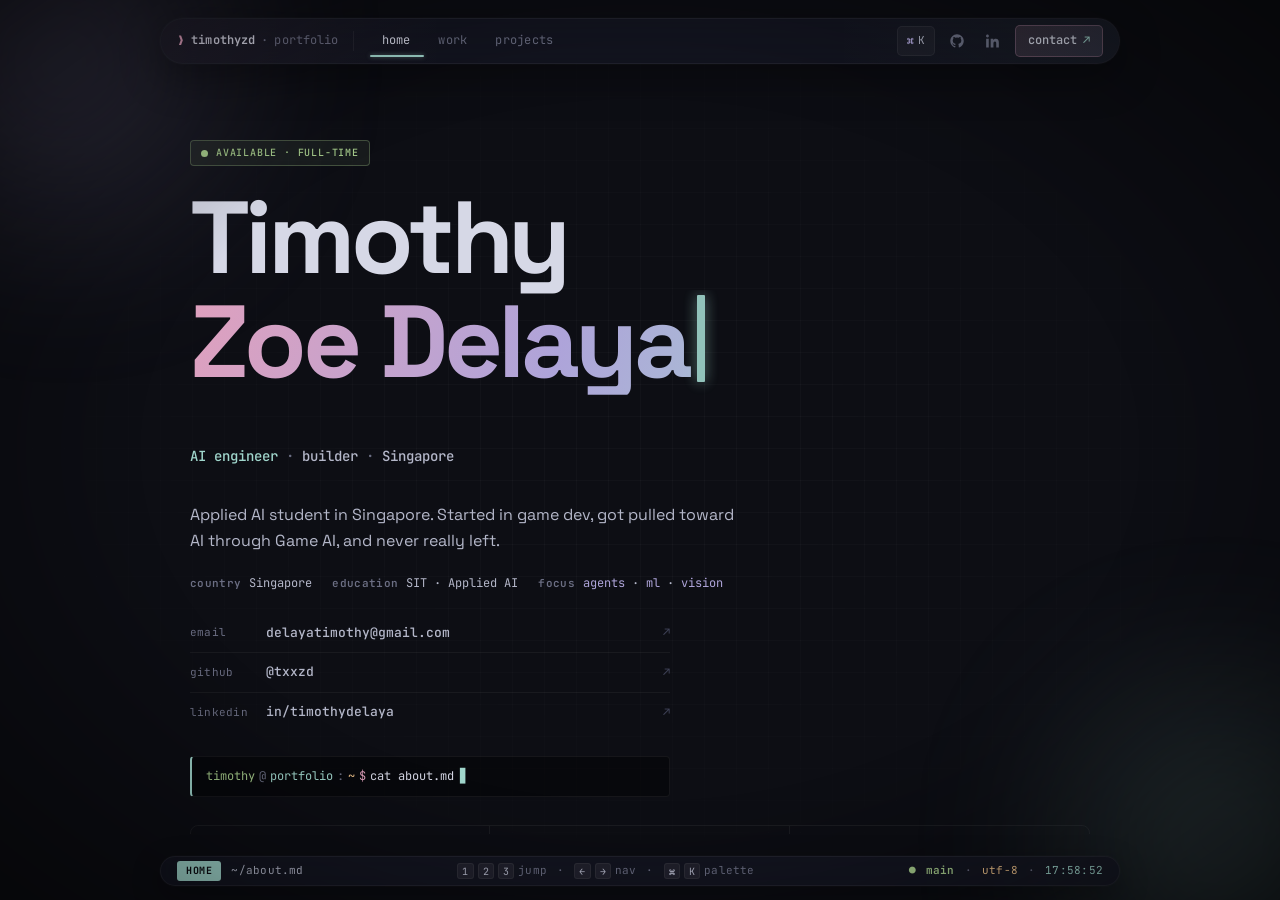
<file: index.html>
<!DOCTYPE html>
<html lang="en">
<head>
<meta charset="UTF-8" />
<meta name="viewport" content="width=device-width, initial-scale=1.0" />
<title>timothyzd@portfolio:~$</title>
<link rel="preconnect" href="https://fonts.googleapis.com">
<link rel="preconnect" href="https://fonts.gstatic.com" crossorigin>
<link href="https://fonts.googleapis.com/css2?family=JetBrains+Mono:wght@300;400;500;600;700;800&family=Space+Grotesk:wght@400;500;600;700&display=swap" rel="stylesheet">
<link rel="stylesheet" href="css/styles.css" />
</head>
<body>

<!-- ===== ANIMATED BACKGROUND ===== -->
<div class="bg-orbs" aria-hidden="true"></div>

<!-- ===== COMMAND PALETTE ===== -->
<div id="palette" class="palette" aria-hidden="true">
  <div class="palette__panel">
    <div class="palette__head">
      <span class="palette__sigil c-cyan">❯</span>
      <input id="palette-input" class="palette__input" placeholder="type a command, or pick…" autocomplete="off" />
      <span class="palette__hint"><kbd>esc</kbd> close</span>
    </div>
    <ul id="palette-list" class="palette__list"></ul>
  </div>
</div>

<!-- ===== APP SHELL ===== -->
<div class="app" id="app">

  <!-- TMUX-STYLE TOP BAR -->
  <header class="tmux">
    <div class="tmux__session">
      <span class="tmux__icon c-pink">❯</span>
      <span class="tmux__name">timothyzd</span>
      <span class="tmux__sep">·</span>
      <span class="tmux__host">portfolio</span>
    </div>
    <nav class="tmux__tabs" aria-label="Primary">
      <a href="#home"     class="tab tab--active" data-view="home">home</a>
      <a href="#work"     class="tab"             data-view="work">work</a>
      <a href="#projects" class="tab"             data-view="projects">projects</a>
      <span class="tab-underline" aria-hidden="true"></span>
    </nav>
    <div class="tmux__right">
      <button id="palette-open" class="tmux__cmdk" title="Open command palette">
        <span class="c-mauve">⌘</span><span>K</span>
      </button>
      <a href="https://github.com/txxzd" target="_blank" rel="noopener" class="tmux__ico" title="GitHub">
        <svg viewBox="0 0 24 24" width="14" height="14" fill="currentColor"><path d="M12 .5C5.73.5.5 5.74.5 12.02c0 5.09 3.29 9.4 7.86 10.93.58.1.79-.25.79-.56v-2.16c-3.2.7-3.87-1.37-3.87-1.37-.52-1.33-1.27-1.69-1.27-1.69-1.04-.72.08-.7.08-.7 1.15.08 1.76 1.19 1.76 1.19 1.02 1.76 2.69 1.25 3.35.96.1-.75.4-1.25.73-1.54-2.56-.3-5.24-1.29-5.24-5.75 0-1.27.45-2.3 1.19-3.11-.12-.3-.52-1.48.11-3.08 0 0 .97-.31 3.18 1.19a11 11 0 0 1 5.78 0c2.21-1.5 3.18-1.19 3.18-1.19.63 1.6.23 2.78.11 3.08.74.81 1.19 1.84 1.19 3.11 0 4.47-2.69 5.45-5.25 5.74.41.36.78 1.06.78 2.14v3.17c0 .31.21.67.8.56 4.56-1.53 7.85-5.84 7.85-10.93C23.5 5.74 18.27.5 12 .5z"/></svg>
      </a>
      <a href="https://linkedin.com/in/timothydelaya" target="_blank" rel="noopener" class="tmux__ico" title="LinkedIn">
        <svg viewBox="0 0 24 24" width="14" height="14" fill="currentColor"><path d="M4.98 3.5C4.98 4.88 3.87 6 2.5 6S.02 4.88.02 3.5 1.13 1 2.5 1s2.48 1.12 2.48 2.5zM.25 8.25h4.5V23H.25V8.25zM8 8.25h4.31v2.02h.06c.6-1.13 2.07-2.33 4.26-2.33 4.55 0 5.39 3 5.39 6.89V23h-4.5v-6.66c0-1.59-.03-3.63-2.21-3.63-2.22 0-2.56 1.73-2.56 3.51V23H8V8.25z"/></svg>
      </a>
      <a href="mailto:delayatimothy@gmail.com" class="tmux__cta">
        <span>contact</span><span class="c-cyan">↗</span>
      </a>
    </div>
  </header>

  <main class="main">

    <!-- ============================================= -->
    <!-- =================== HOME ==================== -->
    <!-- ============================================= -->
    <section class="view" id="home">
      <div class="grid grid--home">

        <div class="hero">
          <div class="hero__avail">
            <span class="hero__pulse"></span>
            <span>AVAILABLE · FULL-TIME</span>
          </div>

          <h1 class="hero__name" id="hero-name">
            <span class="hero__row">Timothy</span>
            <span class="hero__row hero__row--last" data-row="last">Zoe Delaya</span>
          </h1>

          <p class="hero__sub">
            <span class="c-cyan">AI engineer</span>
            <span class="c-dim">·</span>
            builder
            <span class="c-dim">·</span>
            Singapore
          </p>

          <p class="hero__lead">
            Applied AI student in Singapore. Started in game dev, got pulled toward AI through Game AI, and never really left.
          </p>

          <div class="hero__meta">
            <span class="hero__meta-item">
              <span class="hero__meta-key">country</span>
              <span class="hero__meta-val">Singapore</span>
            </span>
            <span class="hero__meta-item">
              <span class="hero__meta-key">education</span>
              <span class="hero__meta-val">SIT · Applied AI</span>
            </span>
            <span class="hero__meta-item">
              <span class="hero__meta-key">focus</span>
              <span class="hero__meta-val"><span class="c-mauve">agents</span> · <span class="c-mauve">ml</span> · <span class="c-mauve">vision</span></span>
            </span>
          </div>

          <div class="hero__links">
            <a href="mailto:delayatimothy@gmail.com" class="hero__link">
              <span class="hero__link-key">email</span>
              <span class="hero__link-val">delayatimothy@gmail.com</span>
              <span class="hero__link-arr">↗</span>
            </a>
            <a href="https://github.com/txxzd" target="_blank" rel="noopener" class="hero__link">
              <span class="hero__link-key">github</span>
              <span class="hero__link-val">@txxzd</span>
              <span class="hero__link-arr">↗</span>
            </a>
            <a href="https://linkedin.com/in/timothydelaya" target="_blank" rel="noopener" class="hero__link">
              <span class="hero__link-key">linkedin</span>
              <span class="hero__link-val">in/timothydelaya</span>
              <span class="hero__link-arr">↗</span>
            </a>
          </div>

          <div class="hero__prompt">
            <span class="c-green">timothy</span><span class="c-dim">@</span><span class="c-cyan">portfolio</span><span class="c-dim">:</span><span class="c-yellow">~</span><span class="c-pink">$</span>
            <span id="prompt-cmd"></span><span class="caret">▊</span>
          </div>
        </div>

        <div class="notes">
          <div class="note note--cyan">
            <div class="note__ghost" aria-hidden="true">01</div>
            <span class="note__key">// now</span>
            <p class="note__head">Back to basics.</p>
            <p class="note__sub">3 projects: <span class="c-cyan">LLM</span> · <span class="c-mauve">ML</span> · <span class="c-yellow">CV</span></p>
          </div>
          <div class="note note--mauve">
            <div class="note__ghost" aria-hidden="true">02</div>
            <span class="note__key">// thinking</span>
            <p class="note__head">Not everything needs an LLM.</p>
            <p class="note__sub">Reach for simpler solutions first.</p>
          </div>
          <div class="note note--yellow">
            <div class="note__ghost" aria-hidden="true">03</div>
            <span class="note__key">// on building</span>
            <p class="note__head">Ship something real.</p>
            <p class="note__sub">That someone actually uses.</p>
          </div>
        </div>

      </div>
    </section>

    <div class="section-sep" aria-hidden="true"></div>

    <!-- ============================================= -->
    <!-- =================== WORK ==================== -->
    <!-- ============================================= -->
    <section class="view" id="work">
      <div class="grid grid--work">

        <div class="exp">
          <h2 class="section-label">experience</h2>

          <div class="exp__entry">
            <div class="exp__ghost" aria-hidden="true">2025</div>
            <div class="exp__inner">
              <div class="exp__header">
                <span class="exp__title">AI Engineer Intern</span>
                <span class="c-dim">@</span>
                <span class="exp__org c-cyan">NeuroTree</span>
                <span class="exp__date">Sep 2025 — Apr 2026</span>
              </div>
              <ul class="exp__list">
                <li>Built a CV pipeline that analyses children's drawings to assess fine-motor skills.</li>
                <li>Shipped an agentic HR-screening app that ranks candidates against JDs via keyword + vector search.</li>
                <li>Automated bill &amp; expense entry into Zoho Books by extracting structured data with LLMs.</li>
              </ul>
              <div class="exp__tags">
                <span>Python</span><span>PyTorch</span><span>LangGraph</span><span>OpenAI</span><span>OCR</span>
              </div>
            </div>
          </div>

          <div class="exp__entry exp__entry--pub">
            <div class="exp__ghost" aria-hidden="true">2025</div>
            <div class="exp__inner">
              <div class="exp__header">
                <span class="exp__title">Multimodal Depression Detection</span>
                <span class="c-dim">—</span>
                <span class="exp__org c-mauve">IEEE Xplore</span>
                <span class="exp__date">Nov 2025</span>
              </div>
              <ul class="exp__list">
                <li>Explored machine learning, deep learning, and large language models for multimodal depression detection.</li>
                <li>Multimodal Transformer achieving <strong class="c-yellow">86.84% weighted F1</strong> on binary depression classification for the elderly.</li>
              </ul>
              <div class="exp__tags">
                <span>Transformer</span><span>Multimodal</span><span>Speech</span><span>Vision</span>
              </div>
            </div>
          </div>

          <div class="exp__entry">
            <div class="exp__ghost" aria-hidden="true">2025</div>
            <div class="exp__inner">
              <div class="exp__header">
                <span class="exp__title">AI Engineer Intern</span>
                <span class="c-dim">@</span>
                <span class="exp__org c-cyan">Target Media SG</span>
                <span class="exp__date">Jan 2025 — Aug 2025</span>
              </div>
              <ul class="exp__list">
                <li>Hybrid SQL + vector search across <strong class="c-yellow">3,000+</strong> marketing assets.</li>
                <li>Automated keyframe selection in infographic videos via edge detection.</li>
              </ul>
              <div class="exp__tags">
                <span>SQL</span><span>Vector DB</span><span>OpenCV</span>
              </div>
            </div>
          </div>

          <div class="exp__entry">
            <div class="exp__ghost" aria-hidden="true">2020</div>
            <div class="exp__inner">
              <div class="exp__header">
                <span class="exp__title">Game Developer Intern</span>
                <span class="c-dim">@</span>
                <span class="exp__org c-cyan">OCBC</span>
                <span class="exp__date">Oct 2020 — Mar 2021</span>
              </div>
              <ul class="exp__list">
                <li>Designed &amp; developed an interactive RPG for HR to showcase job roles within the bank.</li>
                <li>Built and deployed the game as an Android APK.</li>
              </ul>
              <div class="exp__tags">
                <span>Unity</span><span>C#</span><span>Android</span>
              </div>
            </div>
          </div>

          <div class="exp__entry exp__entry--last">
            <div class="exp__ghost" aria-hidden="true">2020</div>
            <div class="exp__inner">
              <div class="exp__header">
                <span class="exp__title">Game Developer Intern</span>
                <span class="c-dim">@</span>
                <span class="exp__org c-cyan">Tan Tock Seng Hospital</span>
                <span class="exp__date">Jun 2020 — Sep 2020</span>
              </div>
              <ul class="exp__list">
                <li>Led gameplay mechanics for a health-literacy game in Unity in a 4-person team.</li>
                <li>Collaborated with designers on gameplay teaching antibiotic-misuse awareness.</li>
              </ul>
              <div class="exp__tags">
                <span>Unity</span><span>C#</span><span>Team</span>
              </div>
            </div>
          </div>
        </div>

        <div class="skillset">
          <h2 class="section-label">skills</h2>
          <div class="skillset__run">
            <span class="sk sk--lang">Python</span>
            <span class="sk sk--lang">C#</span>
            <span class="sk sk--lang">Java</span>
            <span class="sk sk--lang">C</span>
            <span class="sk sk--lang">SQL</span>
            <span class="sk-sep">·</span>
            <span class="sk sk--fw">PyTorch</span>
            <span class="sk sk--fw">scikit-learn</span>
            <span class="sk sk--fw">LangGraph</span>
            <span class="sk sk--fw">LangChain</span>
            <span class="sk sk--fw">OpenAI</span>
            <span class="sk-sep">·</span>
            <span class="sk sk--plat">Docker</span>
            <span class="sk sk--plat">AWS</span>
            <span class="sk sk--plat">Unity</span>
          </div>
        </div>

      </div>
    </section>

    <div class="section-sep" aria-hidden="true"></div>

    <!-- ============================================= -->
    <!-- ================= PROJECTS ================== -->
    <!-- ============================================= -->
    <section class="view" id="projects">
      <div class="grid grid--projects">

        <div class="projlist">
          <h2 class="section-label">projects</h2>

          <div class="proj">
            <div class="proj__num" aria-hidden="true">01</div>
            <div class="proj__body">
              <div class="proj__name">agent-deployer</div>
              <p class="proj__desc">
                AI-powered deployment tool pairing a Python (FastAPI) backend with a VS Code extension.
                Uses Gemini with agentic tools to iteratively explore a project, generate a Dockerfile,
                build the image, and deploy it to Google Cloud Run — end-to-end with OAuth auth and
                runtime env-var support.
              </p>
              <div class="proj__foot">
                <div class="proj__tags">
                  <span>Python</span><span>FastAPI</span><span>Gemini</span><span>Cloud Run</span><span>TypeScript</span>
                </div>
                <span class="proj__status c-green">gemini hackathon · 2026</span>
              </div>
              <a href="https://github.com/mefetsi/hackathon-project-deployer" target="_blank" rel="noopener" class="proj__link">source ↗</a>
            </div>
          </div>

          <div class="proj">
            <div class="proj__num" aria-hidden="true">02</div>
            <div class="proj__body">
              <div class="proj__name">event-management-system</div>
              <p class="proj__desc">
                Cloud-based event management system deployed on AWS EC2 &amp; RDS with Auto Scaling,
                Load Balancer, IAM, and VPC for high availability and security.
              </p>
              <div class="proj__foot">
                <div class="proj__tags">
                  <span>AWS</span><span>PHP</span><span>MySQL</span>
                </div>
                <span class="proj__status c-dim">archived · 2024</span>
              </div>
            </div>
          </div>

          <div class="proj">
            <div class="proj__num" aria-hidden="true">03</div>
            <div class="proj__body">
              <div class="proj__name">llm-project</div>
              <p class="proj__desc">TBD — large language model focused project. In planning.</p>
              <div class="proj__foot">
                <div class="proj__tags"><span>LLM</span></div>
                <span class="proj__status c-yellow">wip · 2026</span>
              </div>
            </div>
          </div>

          <div class="proj">
            <div class="proj__num" aria-hidden="true">04</div>
            <div class="proj__body">
              <div class="proj__name">ml-project</div>
              <p class="proj__desc">TBD — machine learning focused project. In planning.</p>
              <div class="proj__foot">
                <div class="proj__tags"><span>ML</span></div>
                <span class="proj__status c-yellow">wip · 2026</span>
              </div>
            </div>
          </div>

          <div class="proj">
            <div class="proj__num" aria-hidden="true">05</div>
            <div class="proj__body">
              <div class="proj__name">cv-project</div>
              <p class="proj__desc">TBD — computer vision focused project. In planning.</p>
              <div class="proj__foot">
                <div class="proj__tags"><span>CV</span></div>
                <span class="proj__status c-yellow">wip · 2026</span>
              </div>
            </div>
          </div>

          <footer class="credits">
            <span class="c-dim">$</span>
            <span>Timothy Zoe Delaya</span>
            <span class="c-dim">·</span>
            <span class="c-mauve">Singapore</span>
            <span class="c-dim">·</span>
            <span class="c-yellow">2026</span>
            <span class="c-dim">·</span>
            <span>built with too much coffee</span>
          </footer>
        </div>

      </div>
    </section>

  </main>

  <!-- STATUS BAR -->
  <footer class="statusbar">
    <div class="statusbar__group">
      <span class="statusbar__mode c-bg" id="status-mode">HOME</span>
      <span class="statusbar__file" id="status-file">~/about.md</span>
    </div>
    <div class="statusbar__group statusbar__center">
      <span class="statusbar__hint"><kbd>1</kbd><kbd>2</kbd><kbd>3</kbd> jump</span>
      <span class="c-dim">·</span>
      <span class="statusbar__hint"><kbd>←</kbd><kbd>→</kbd> nav</span>
      <span class="c-dim">·</span>
      <span class="statusbar__hint"><kbd>⌘</kbd><kbd>K</kbd> palette</span>
    </div>
    <div class="statusbar__group">
      <span class="c-green">●</span><span class="statusbar__git">main</span>
      <span class="c-dim">·</span>
      <span class="c-yellow">utf-8</span>
      <span class="c-dim">·</span>
      <span class="statusbar__time" id="status-time">--:--:--</span>
    </div>
  </footer>

</div>

<div class="vignette" aria-hidden="true"></div>

<script src="js/icons.js"></script>
<script src="js/main.js" defer></script>
</body>
</html>
</file>
<file: css/styles.css>
/* =============================================================
   tzd-os v4.26.1 — terminal portfolio
   palette: tokyo-night-ish · accents: pink/cyan/mauve/yellow/green
============================================================= */

*, *::before, *::after { box-sizing: border-box; }

:root {
  /* surfaces */
  --bg:        #0d0e14;
  --bg-1:      #11131c;
  --bg-2:      #161824;
  --bg-3:      #1c1e2c;
  --pane:      rgba(22, 24, 36, 0.78);
  --pane-edge: rgba(255, 255, 255, 0.06);
  --pane-edge-strong: rgba(255, 255, 255, 0.12);

  /* text */
  --fg:        #d6d8e6;
  --fg-soft:   #b4b7c9;
  --fg-dim:    #6b6e83;
  --fg-faint:  #3e4156;

  /* accents — tokyo night, chroma pulled ~30% */
  --pink:   oklch(0.775 0.084 350);
  --pink-d: oklch(0.640 0.085 347);
  --mauve:  oklch(0.745 0.077 293);
  --cyan:   oklch(0.835 0.057 183);
  --cyan-d: oklch(0.710 0.057 183);
  --yellow: oklch(0.833 0.087 72);
  --green:  oklch(0.795 0.094 133);
  --red:    oklch(0.700 0.111 12);
  --blue:   oklch(0.710 0.091 260);

  /* glow */
  --glow-cyan:  0 0 24px oklch(0.835 0.057 183 / 0.18);
  --glow-pink:  0 0 24px oklch(0.775 0.084 350 / 0.14);
  --glow-mauve: 0 0 32px oklch(0.745 0.077 293 / 0.13);

  /* type */
  --mono: "JetBrains Mono", "SF Mono", "Fira Code", ui-monospace, monospace;
  --sans: "Space Grotesk", -apple-system, system-ui, sans-serif;

  --ease: cubic-bezier(0.2, 0.8, 0.2, 1);
  --ease-out: cubic-bezier(0.16, 1, 0.3, 1);

  /* theme-aware utilities */
  --grid-line:   rgba(255,255,255,0.022);
  --border-soft: rgba(255,255,255,0.05);
  --border-hard: rgba(255,255,255,0.06);
}

@property --reveal {
  syntax: '<percentage>';
  inherits: false;
  initial-value: 0%;
}

html, body { height: 100%; max-width: 100%; overflow-x: hidden; }

body {
  margin: 0;
  background: var(--bg);
  color: var(--fg);
  font-family: var(--mono);
  font-size: 13px;
  line-height: 1.6;
  -webkit-font-smoothing: antialiased;
  text-rendering: optimizeLegibility;
}

/* =============================================================
   BACKGROUND — orbs + cursor + grid
============================================================= */
.bg-orbs {
  position: fixed;
  inset: -10vmax;
  z-index: -1;
  pointer-events: none;
  overflow: hidden;
}
.bg-orbs::before,
.bg-orbs::after {
  content: "";
  position: absolute;
  border-radius: 50%;
  filter: blur(80px);
  opacity: 0.55;
  will-change: transform;
}
.bg-orbs::before {
  width: 50vmax; height: 50vmax;
  background: radial-gradient(closest-side, color-mix(in oklch, var(--mauve) 55%, transparent), transparent 70%);
  top: -10vmax; left: -10vmax;
  animation: orbA 38s var(--ease) infinite alternate;
}
.bg-orbs::after {
  width: 46vmax; height: 46vmax;
  background: radial-gradient(closest-side, color-mix(in oklch, var(--cyan) 50%, transparent), transparent 70%);
  bottom: -8vmax; right: -8vmax;
  animation: orbB 46s var(--ease) infinite alternate;
}
@keyframes orbA {
  0%   { transform: translate(0, 0) scale(1); }
  50%  { transform: translate(18vw, 12vh) scale(1.15); }
  100% { transform: translate(28vw, -6vh) scale(0.95); }
}
@keyframes orbB {
  0%   { transform: translate(0, 0) scale(1); }
  50%  { transform: translate(-22vw, -10vh) scale(1.10); }
  100% { transform: translate(-12vw, 14vh) scale(0.92); }
}

body::before {
  content: "";
  position: fixed; inset: 0;
  background-image:
    linear-gradient(var(--grid-line) 1px, transparent 1px),
    linear-gradient(90deg, var(--grid-line) 1px, transparent 1px);
  background-size: 32px 32px;
  pointer-events: none;
  z-index: 0;
  mask-image: radial-gradient(ellipse at center, #000 20%, transparent 75%);
}

.vignette {
  position: fixed; inset: 0;
  pointer-events: none;
  z-index: 100;
  background: radial-gradient(ellipse at center, transparent 55%, rgba(0,0,0,0.5) 100%);
}

a { color: inherit; text-decoration: none; }
button { font: inherit; color: inherit; background: none; border: none; cursor: pointer; }

.c-pink   { color: var(--pink); }
.c-mauve  { color: var(--mauve); }
.c-cyan   { color: var(--cyan); }
.c-yellow { color: var(--yellow); }
.c-green  { color: var(--green); }
.c-red    { color: var(--red); }
.c-blue   { color: var(--blue); }
.c-dim    { color: var(--fg-dim); }
.c-bg     { background: var(--cyan); color: var(--bg); }

::selection { background: rgba(245, 163, 199, 0.25); }


/* =============================================================
   APP SHELL
============================================================= */
.app {
  position: relative;
  z-index: 1;
  height: 100vh;
  overflow: hidden;
  display: grid;
  grid-template-rows: auto 1fr auto;
  padding: 18px clamp(16px, 3vw, 36px) 14px;
  gap: 22px;
}

/* =============================================================
   TMUX TOP BAR
============================================================= */
.tmux {
  display: flex;
  align-items: center;
  gap: 16px;
  padding: 0 16px;
  height: 46px;
  width: min(960px, 100%);
  margin: 0 auto;
  background: var(--pane);
  border: 1px solid var(--pane-edge);
  border-radius: 999px;
  backdrop-filter: blur(20px);
  -webkit-backdrop-filter: blur(20px);
  font-size: 12px;
  position: relative;
  overflow: hidden;
  box-shadow: 0 12px 40px rgba(0,0,0,0.35), 0 0 0 1px rgba(255,255,255,0.02);
}
.tmux::before {
  content: "";
  position: absolute; inset: 0;
  background: linear-gradient(90deg,
    color-mix(in oklch, var(--pink) 5%, transparent), transparent 30%, transparent 70%, color-mix(in oklch, var(--cyan) 5%, transparent));
  pointer-events: none;
}

.tmux__session {
  display: flex; align-items: center; gap: 6px;
  padding-right: 14px;
  border-right: 1px solid var(--pane-edge);
  font-weight: 600; letter-spacing: 0.01em;
}
.tmux__icon { font-size: 13px; filter: drop-shadow(var(--glow-pink)); }
.tmux__sep, .tmux__host { color: var(--fg-dim); font-weight: 400; }

.tmux__tabs {
  display: flex; align-items: center; gap: 4px;
  flex: 1;
  position: relative;
}
.tab {
  display: flex; align-items: center;
  padding: 6px 12px;
  border-radius: 5px;
  font-size: 12px;
  letter-spacing: 0.02em;
  color: var(--fg-dim);
  position: relative;
  transition: color 0.2s var(--ease), background 0.2s var(--ease), transform 0.16s ease-out;
}
.tab:active { transform: scale(0.97); }
.tab--active { color: var(--fg); }

.tab-underline {
  position: absolute;
  bottom: 0; left: 0;
  height: 2px; border-radius: 1px;
  background: var(--cyan);
  box-shadow: 0 0 4px color-mix(in oklch, var(--cyan) 50%, transparent);
  width: var(--underline-w, 0px);
  transform: translateX(var(--underline-x, 0px));
  transition:
    transform 280ms cubic-bezier(0.2, 0.8, 0.2, 1),
    width     280ms cubic-bezier(0.2, 0.8, 0.2, 1);
  pointer-events: none;
}
.tmux__tabs.no-anim .tab-underline { transition: none; }

.tmux__type-caret {
  color: var(--cyan);
  margin-left: 1px;
  animation: blink 1.05s steps(2) infinite;
}

.tmux__right { display: flex; align-items: center; gap: 8px; }

.tmux__cmdk {
  display: flex; align-items: center; gap: 4px;
  padding: 5px 9px; border-radius: 5px;
  background: rgba(255,255,255,0.04);
  border: 1px solid var(--pane-edge);
  font-size: 11px; color: var(--fg-soft);
  transition: background 0.2s var(--ease), color 0.2s var(--ease), border-color 0.2s var(--ease), transform 0.16s ease-out;
}
.tmux__cmdk:active { transform: scale(0.97); }

.tmux__ico {
  display: grid; place-items: center;
  width: 28px; height: 28px;
  border-radius: 5px; color: var(--fg-dim);
  transition: color 0.2s var(--ease), background 0.2s var(--ease), transform 0.16s ease-out;
}
.tmux__cta {
  display: flex; align-items: center; gap: 6px;
  padding: 5px 12px; border-radius: 5px;
  background: linear-gradient(135deg, color-mix(in oklch, var(--pink) 15%, transparent), color-mix(in oklch, var(--mauve) 15%, transparent));
  border: 1px solid color-mix(in oklch, var(--pink) 30%, transparent);
  font-size: 12px; font-weight: 500; color: var(--fg);
  transition: background 0.2s var(--ease), color 0.2s var(--ease), border-color 0.2s var(--ease), transform 0.2s var(--ease), box-shadow 0.2s var(--ease);
}
.tmux__cta:active { transform: scale(0.97); box-shadow: none; }

/* =============================================================
   MAIN SCROLL CONTAINER + VIEWS
============================================================= */
.main {
  overflow-y: auto;
  scroll-behavior: smooth;
  min-height: 0;
}
.main::-webkit-scrollbar { width: 10px; }
.main::-webkit-scrollbar-track { background: transparent; }
.main::-webkit-scrollbar-thumb { background: var(--border-hard); border-radius: 5px; }
.main::-webkit-scrollbar-thumb:hover { background: color-mix(in oklch, var(--cyan) 25%, transparent); }

.view {
  display: flex;
  flex-direction: column;
  align-items: center;
  padding: clamp(40px, 6vh, 72px) clamp(20px, 4vw, 80px);
}
.view .grid { margin: 0 auto; }

.grid--home,
.grid--work,
.grid--projects {
  display: flex;
  flex-direction: column;
  gap: 28px;
  max-width: 900px;
  width: 100%;
  margin: 0 auto;
}

/* ---------- SECTION SEPARATOR ---------- */
.section-sep {
  flex-shrink: 0;
  width: calc(100% - clamp(40px, 8vw, 160px));
  margin: clamp(48px, 7vh, 88px) auto;
  height: 1px;
  background: linear-gradient(
    90deg,
    transparent 0%,
    var(--border-hard) 25%,
    var(--border-hard) 75%,
    transparent 100%
  );
}

/* ---------- SECTION LABEL ---------- */
.section-label {
  font-family: var(--mono);
  font-size: 11px;
  font-weight: 700;
  letter-spacing: 0.14em;
  text-transform: uppercase;
  color: var(--fg-faint);
  margin: 0 0 32px;
}

/* =============================================================
   HERO
============================================================= */
.hero {
  display: flex;
  flex-direction: column;
  gap: 20px;
  max-width: 620px;
}

.hero__avail {
  display: inline-flex; align-items: center; gap: 8px;
  padding: 4px 10px;
  width: fit-content;
  border-radius: 4px;
  border: 1px solid color-mix(in oklch, var(--green) 30%, transparent);
  background: color-mix(in oklch, var(--green) 8%, transparent);
  font-size: 10px; font-weight: 500;
  letter-spacing: 0.08em; color: var(--green);
}
.hero__pulse {
  width: 7px; height: 7px;
  border-radius: 50%; background: var(--green);
  box-shadow: 0 0 0 0 color-mix(in oklch, var(--green) 70%, transparent);
  animation: pulse 2s infinite;
}
@keyframes pulse {
  0%   { box-shadow: 0 0 0 0 color-mix(in oklch, var(--green) 70%, transparent); }
  70%  { box-shadow: 0 0 0 8px color-mix(in oklch, var(--green) 0%, transparent); }
  100% { box-shadow: 0 0 0 0 color-mix(in oklch, var(--green) 0%, transparent); }
}

.hero__name {
  margin: 0;
  padding-bottom: 0.16em;
  font-family: var(--sans);
  font-weight: 700;
  font-size: clamp(3rem, 8vw, 7.2rem);
  line-height: 1.02;
  letter-spacing: -0.04em;
  display: flex;
  flex-direction: column;
  gap: 0;
}
.hero__row {
  display: block;
  opacity: 0;
  transform: translateY(6px);
  animation: nameRise 420ms var(--ease-out) forwards 120ms;
}
.hero__row--last {
  background: linear-gradient(110deg,
    var(--pink) 0%, var(--mauve) 28%, var(--cyan) 56%, var(--mauve) 84%, var(--pink) 100%);
  background-size: 220% 100%;
  background-position: 0% 50%;
  -webkit-background-clip: text;
  background-clip: text;
  -webkit-text-fill-color: transparent;
  -webkit-mask-image: linear-gradient(90deg,
    #000 0%, #000 var(--reveal), transparent calc(var(--reveal) + 8%), transparent 100%);
          mask-image: linear-gradient(90deg,
    #000 0%, #000 var(--reveal), transparent calc(var(--reveal) + 8%), transparent 100%);
  animation:
    gradientFlow 14s var(--ease) infinite,
    nameRise 420ms var(--ease-out) forwards 200ms,
    nameWipe 720ms var(--ease-out) forwards 240ms;
}
@keyframes gradientFlow {
  0%   { background-position: 0% 50%; }
  50%  { background-position: 100% 50%; }
  100% { background-position: 0% 50%; }
}
@keyframes nameRise { to { opacity: 1; transform: translateY(0); } }
@keyframes nameWipe { to { --reveal: 100%; } }

.hero__caret-end {
  display: inline-block;
  width: 0.08em; height: 0.85em;
  margin-left: 0.08em;
  vertical-align: -0.04em;
  background: var(--cyan); border-radius: 1px;
  box-shadow: 0 0 14px color-mix(in oklch, var(--cyan) 60%, transparent);
  opacity: 0;
}
body.boot-done .hero__caret-end {
  animation:
    caretAppear 0.3s ease forwards 1000ms,
    caretBlink  1.1s steps(2) infinite 1100ms;
}
@keyframes caretAppear { to { opacity: 0.9; } }
@keyframes caretBlink {
  0%, 49%   { opacity: 0.9; }
  50%, 100% { opacity: 0; }
}

/* Subtitle row */
.hero__sub {
  font-size: 14px;
  font-weight: 500;
  display: flex;
  flex-wrap: wrap;
  gap: 8px;
  align-items: center;
  color: var(--fg-soft);
}

/* Lead paragraph */
.hero__lead {
  margin: 0;
  font-family: var(--sans);
  font-size: 16px;
  line-height: 1.65;
  color: var(--fg-soft);
  max-width: 56ch;
}

/* Meta row (country / education / focus) */
.hero__meta {
  display: flex;
  flex-wrap: wrap;
  gap: 20px;
}
.hero__meta-item {
  display: flex; align-items: center; gap: 8px;
  font-size: 12px;
}
.hero__meta-key {
  color: var(--fg-dim); font-weight: 600;
  font-size: 11px; letter-spacing: 0.03em;
}
.hero__meta-val { color: var(--fg-soft); }

/* Contact links */
.hero__links {
  display: flex;
  flex-direction: column;
  gap: 0;
  max-width: 480px;
}
.hero__link {
  display: flex; align-items: center; gap: 12px;
  padding: 9px 0;
  border-bottom: 1px solid var(--border-soft);
  font-size: 13px;
  transition: transform 80ms ease-out;
}
.hero__link:last-child { border-bottom: none; }
.hero__link:active { transform: scale(0.97); }
.hero__link-key {
  color: var(--fg-dim); font-size: 11px;
  width: 64px; flex-shrink: 0;
  letter-spacing: 0.02em;
}
.hero__link-val { color: var(--fg-soft); font-weight: 500; flex: 1; }
.hero__link-arr {
  color: var(--fg-faint); font-size: 12px;
  transition: color 0.2s var(--ease), transform 0.2s var(--ease);
}

/* Terminal prompt */
.hero__prompt {
  margin-top: 4px;
  padding: 10px 14px;
  background: rgba(0,0,0,0.4);
  border: 1px solid var(--pane-edge);
  border-left: 2px solid var(--cyan);
  border-radius: 4px;
  font-size: 12px;
  display: flex; align-items: center; gap: 4px;
  flex-wrap: wrap;
  max-width: 480px;
}
.caret {
  display: inline-block; margin-left: 2px;
  color: var(--cyan); animation: blink 1.05s steps(2) infinite;
}
@keyframes blink { 50% { opacity: 0; } }

/* =============================================================
   NOTES (now / thinking / on building)
============================================================= */
.notes {
  display: grid;
  grid-template-columns: repeat(3, 1fr);
  border: 1px solid var(--border-hard);
  border-radius: 8px;
  overflow: hidden;
}

.note {
  position: relative;
  padding: 28px 24px 26px;
  overflow: hidden;
  transition: background 0.25s var(--ease);
}
.note:not(:last-child) { border-right: 1px solid var(--border-hard); }

.note--cyan   { --note-color: var(--cyan); }
.note--mauve  { --note-color: var(--mauve); }
.note--yellow { --note-color: var(--yellow); }

.note__ghost {
  position: absolute;
  bottom: -12px; right: 14px;
  font-family: var(--sans);
  font-size: 96px;
  font-weight: 700;
  letter-spacing: -0.06em;
  line-height: 1;
  color: rgba(255,255,255,0.028);
  user-select: none;
  pointer-events: none;
  transition: color 0.25s var(--ease);
}

.note__key {
  display: block;
  font-family: var(--mono);
  font-size: 11px;
  font-weight: 600;
  color: var(--note-color);
  letter-spacing: 0.06em;
  margin-bottom: 16px;
  text-shadow: 0 0 14px color-mix(in oklch, var(--note-color) 55%, transparent);
}
.note__head {
  margin: 0 0 12px;
  font-family: var(--sans);
  font-size: clamp(1.05rem, 2vw, 1.45rem);
  font-weight: 700;
  line-height: 1.2;
  letter-spacing: -0.02em;
  color: var(--fg);
}
.note__sub {
  margin: 0;
  font-family: var(--mono);
  font-size: 11px;
  color: var(--fg-dim);
  line-height: 1.6;
  letter-spacing: 0.02em;
}

@media (max-width: 720px) {
  .notes { grid-template-columns: 1fr; }
  .note:not(:last-child) { border-right: none; border-bottom: 1px solid var(--border-hard); }
}

/* =============================================================
   EXPERIENCE
============================================================= */
.exp { display: flex; flex-direction: column; }

.exp__entry {
  border-bottom: 1px solid var(--border-soft);
  opacity: 0;
  transform: translate(var(--mx, 0px), calc(var(--my, 0px) + 22px));
  transition:
    transform 0.35s var(--ease-out) calc(var(--i, 0) * 70ms),
    opacity 0.35s var(--ease-out) calc(var(--i, 0) * 70ms),
    background 0.25s var(--ease);
  border-radius: 6px;
  margin: 0 -14px;
  padding: 24px 14px;
}
.exp__entry.is-visible {
  opacity: 1;
  transform: translate(var(--mx, 0px), var(--my, 0px));
  transition: transform 80ms ease-out, background 0.25s var(--ease);
}
.exp__entry--last { border-bottom: none; }

/* ghost year number — gives timeline depth without adding boxes */
.exp__ghost {
  font-family: var(--sans);
  font-size: 72px;
  font-weight: 700;
  letter-spacing: -0.06em;
  line-height: 1;
  color: rgba(255,255,255,0.028);
  margin-bottom: -18px;
  user-select: none;
  pointer-events: none;
}

.exp__inner { position: relative; }

.exp__header {
  display: flex;
  flex-wrap: wrap;
  align-items: baseline;
  gap: 6px;
  margin-bottom: 10px;
}
.exp__title {
  font-family: var(--sans);
  font-size: 18px; font-weight: 600;
  color: var(--fg);
  letter-spacing: -0.01em;
  transition: color 0.25s var(--ease);
}
.exp__org { font-weight: 600; }
.exp__date {
  margin-left: auto;
  font-size: 12px;
  white-space: nowrap;
  color: var(--fg-soft);
}

.exp__list {
  margin: 0 0 12px; padding: 0;
  list-style: none;
  display: flex; flex-direction: column; gap: 5px;
}
.exp__list li {
  font-family: var(--sans);
  font-size: 14px;
  color: var(--fg-soft);
  line-height: 1.6;
  padding-left: 16px;
  position: relative;
}
.exp__list li::before {
  content: "·";
  position: absolute; left: 0;
  color: var(--fg-faint);
  font-size: 16px; line-height: 1.3;
}
.exp__list li strong { color: var(--yellow); font-weight: 600; }

.exp__tags {
  display: flex; gap: 10px; flex-wrap: wrap;
}
.exp__tags span {
  font-size: 11px;
  color: var(--fg-faint);
  letter-spacing: 0.03em;
}

/* publication entry — subtle mauve tint on the ghost */
.exp__entry--pub .exp__ghost { color: rgba(196, 167, 231, 0.04); }

/* =============================================================
   SKILLS RUN
============================================================= */
.skillset { padding: 8px 0 0; }

.skillset__run {
  display: flex;
  flex-wrap: wrap;
  align-items: center;
  gap: 6px 14px;
  font-size: 12px;
}
.sk--lang  { color: var(--cyan); }
.sk--fw    { color: var(--mauve); }
.sk--plat  { color: var(--yellow); }
.sk-sep    { color: var(--fg-faint); }

/* =============================================================
   PROJECTS
============================================================= */
.projlist { display: flex; flex-direction: column; }

.proj {
  display: grid;
  grid-template-columns: 52px 1fr;
  gap: 20px;
  padding: 28px 14px;
  margin: 0 -14px;
  border-bottom: 1px solid var(--border-soft);
  align-items: start;
  border-radius: 6px;
  opacity: 0;
  transform: translate(var(--mx, 0px), calc(var(--my, 0px) + 22px));
  transition:
    transform 0.35s var(--ease-out) calc(var(--i, 0) * 90ms),
    opacity 0.35s var(--ease-out) calc(var(--i, 0) * 90ms),
    background 0.25s var(--ease);
}
.proj.is-visible {
  opacity: 1;
  transform: translate(var(--mx, 0px), var(--my, 0px));
  transition: transform 80ms ease-out, background 0.25s var(--ease);
}
.proj:last-of-type { border-bottom: none; }

.proj__num {
  font-family: var(--sans);
  font-size: 32px; font-weight: 700;
  letter-spacing: -0.04em; line-height: 1;
  color: rgba(255,255,255,0.06);
  padding-top: 6px;
  user-select: none;
  transition: color 0.25s var(--ease);
}

.proj__name {
  font-family: var(--sans);
  font-size: 21px; font-weight: 600;
  letter-spacing: -0.02em;
  color: var(--fg);
  margin-bottom: 10px;
  transition: color 0.25s var(--ease);
}
.proj__desc {
  font-family: var(--sans);
  font-size: 14px; line-height: 1.7;
  color: var(--fg-soft);
  margin: 0 0 12px;
  max-width: 66ch;
}
.proj__foot {
  display: flex; flex-wrap: wrap;
  align-items: center; gap: 12px;
  margin-bottom: 10px;
}
.proj__tags {
  display: flex; gap: 10px; flex-wrap: wrap;
}
.proj__tags span {
  font-size: 11px; color: var(--fg-faint);
  letter-spacing: 0.03em;
}
.proj__status {
  font-size: 11px; letter-spacing: 0.04em;
}
.proj__link {
  display: inline-flex; align-items: center; gap: 4px;
  font-size: 12px; color: var(--cyan);
  transition: color 0.2s var(--ease), transform 0.16s ease-out;
}
.proj__link:active { transform: scale(0.97); }

/* =============================================================
   CREDITS
============================================================= */
.credits {
  margin-top: 32px;
  padding-top: 16px;
  border-top: 1px solid var(--border-soft);
  display: flex; flex-wrap: wrap; gap: 8px;
  font-size: 11px; color: var(--fg-soft);
  align-items: center;
}

/* =============================================================
   STATUS BAR REVEAL
============================================================= */
@keyframes statusIn {
  from { opacity: 0; transform: translateX(-6px); }
  to   { opacity: 1; transform: translateX(0); }
}
.statusbar__mode  { animation: statusIn 0.3s var(--ease-out)  50ms both; }
.statusbar__file  { animation: statusIn 0.3s var(--ease-out) 130ms both; }
.statusbar__hint:nth-of-type(1) { animation: statusIn 0.3s var(--ease-out) 220ms both; }
.statusbar__hint:nth-of-type(2) { animation: statusIn 0.3s var(--ease-out) 270ms both; }
.statusbar__hint:nth-of-type(3) { animation: statusIn 0.3s var(--ease-out) 320ms both; }
.statusbar__git   { animation: statusIn 0.3s var(--ease-out) 380ms both; }
.statusbar__time  { animation: statusIn 0.3s var(--ease-out) 460ms both; }

/* =============================================================
   STATUS BAR
============================================================= */
.statusbar {
  display: flex; align-items: center; gap: 12px;
  padding: 0 16px; height: 30px;
  width: min(960px, 100%);
  margin: 0 auto;
  background: var(--pane);
  border: 1px solid var(--pane-edge);
  border-radius: 999px;
  font-size: 11px; letter-spacing: 0.02em;
  backdrop-filter: blur(20px);
  -webkit-backdrop-filter: blur(20px);
  box-shadow: 0 10px 30px rgba(0,0,0,0.3), 0 0 0 1px rgba(255,255,255,0.02);
}
.statusbar__group { display: flex; align-items: center; gap: 10px; }
.statusbar__center { flex: 1; justify-content: center; }
.statusbar__mode {
  padding: 2px 9px; border-radius: 3px;
  font-weight: 700; font-size: 10px; letter-spacing: 0.06em;
}
.statusbar__file { color: var(--fg-soft); }
.statusbar__hint { display: flex; gap: 4px; align-items: center; color: var(--fg-dim); }
.statusbar__hint kbd {
  display: inline-grid; place-items: center;
  min-width: 16px; height: 16px; padding: 0 4px;
  background: rgba(255,255,255,0.06);
  border: 1px solid var(--pane-edge);
  border-radius: 3px; font-size: 10px;
  font-family: var(--mono); color: var(--fg-soft);
}
.statusbar__time { font-variant-numeric: tabular-nums; color: var(--cyan); }
.statusbar__git  { color: var(--green); font-weight: 600; }

/* =============================================================
   COMMAND PALETTE
============================================================= */
.palette {
  position: fixed; inset: 0;
  z-index: 500;
  display: grid; place-items: start center;
  padding-top: 12vh;
  background: rgba(13,14,20,0.6);
  backdrop-filter: blur(8px);
  -webkit-backdrop-filter: blur(8px);
  opacity: 0; visibility: hidden;
  transition: opacity 0.2s ease, visibility 0.2s ease;
}
.palette.is-open { opacity: 1; visibility: visible; }

.palette__panel {
  width: min(540px, 90vw);
  background: var(--bg-2);
  border: 1px solid var(--pane-edge-strong);
  border-radius: 10px;
  box-shadow: 0 30px 80px rgba(0,0,0,0.6), 0 0 0 1px rgba(255,255,255,0.03);
  overflow: hidden;
  transform: translateY(-8px) scale(0.98);
  transition: transform 0.25s var(--ease-out);
}
.palette.is-open .palette__panel { transform: translateY(0) scale(1); }
.palette--kbd .palette__panel { transition-duration: 0ms; }

.palette__head {
  display: flex; align-items: center; gap: 10px;
  padding: 14px 16px;
  border-bottom: 1px solid var(--pane-edge);
}
.palette__sigil { font-size: 14px; }
.palette__input {
  flex: 1; background: none; border: none; outline: none;
  font-family: var(--mono); font-size: 14px; color: var(--fg);
}
.palette__input::placeholder { color: var(--fg-dim); }
.palette__hint { font-size: 11px; color: var(--fg-dim); }
.palette__hint kbd {
  background: rgba(255,255,255,0.06);
  border: 1px solid var(--pane-edge);
  padding: 1px 6px; border-radius: 3px;
  font-size: 10px; font-family: var(--mono);
}

.palette__list { margin: 0; padding: 6px; list-style: none; max-height: 50vh; overflow: auto; }
.palette__item {
  display: grid; grid-template-columns: 22px 1fr auto;
  align-items: center; gap: 10px;
  padding: 9px 12px; border-radius: 5px;
  font-size: 13px; cursor: pointer;
  transition: background 0.1s var(--ease), transform 0.16s ease-out;
}
.palette__item.is-active { background: color-mix(in oklch, var(--cyan) 8%, transparent); box-shadow: inset 0 0 0 1px color-mix(in oklch, var(--cyan) 30%, transparent); }
.palette__item:active { transform: scale(0.97); }
.palette__item-name { color: var(--fg); }
.palette__item-hint { color: var(--fg-dim); font-size: 11px; }
.palette__item .c-cyan svg { display: block; }

/* =============================================================
   HOVER — only for true pointer devices
============================================================= */
@media (hover: hover) and (pointer: fine) {
  .tab:hover { color: var(--fg); background: rgba(255,255,255,0.03); }
  .tmux__cmdk:hover { background: color-mix(in oklch, var(--mauve) 10%, transparent); color: var(--mauve); border-color: color-mix(in oklch, var(--mauve) 30%, transparent); }
  .tmux__ico:hover { color: var(--cyan); background: color-mix(in oklch, var(--cyan) 8%, transparent); }
  .tmux__cta:hover {
    background: linear-gradient(135deg, color-mix(in oklch, var(--pink) 25%, transparent), color-mix(in oklch, var(--mauve) 25%, transparent));
    transform: translateY(-1px);
    box-shadow: 0 4px 12px color-mix(in oklch, var(--pink) 15%, transparent);
  }
  .note:hover { background: color-mix(in oklch, var(--note-color) 5%, transparent); }
  .note:hover .note__ghost { color: color-mix(in oklch, var(--note-color) 7%, transparent); }
  .exp__entry:hover { background: color-mix(in oklch, var(--cyan) 3%, transparent); }
  .exp__entry:hover .exp__title { color: var(--cyan); }
  .exp__entry:hover .exp__ghost { color: color-mix(in oklch, var(--cyan) 5.5%, transparent); }
  .exp__entry--pub:hover .exp__title { color: var(--mauve); }
  .exp__entry--pub:hover .exp__ghost { color: color-mix(in oklch, var(--mauve) 7%, transparent); }
  .proj:hover { background: color-mix(in oklch, var(--cyan) 3%, transparent); }
  .proj:hover .proj__num { color: color-mix(in oklch, var(--fg) 14%, transparent); }
  .proj:hover .proj__name { color: var(--cyan); }
  .hero__link:hover { transform: translate(calc(4px + var(--mx, 0px)), var(--my, 0px)); }
  .hero__link:hover .hero__link-val { color: var(--cyan); }
  .hero__link:hover .hero__link-arr { color: var(--cyan); transform: translate(2px, -2px); }
  .proj__link:hover { color: var(--cyan-d); }
  .palette__item:hover { background: color-mix(in oklch, var(--cyan) 8%, transparent); }
}

/* =============================================================
   RESPONSIVE
============================================================= */
@media (max-width: 1100px) {
  .view { padding: 36px clamp(12px, 3vw, 36px); }
}

@media (max-width: 920px) {
  .tmux {
    flex-wrap: wrap; height: auto;
    padding: 8px 14px; gap: 8px; border-radius: 16px;
  }
  .tmux__session { padding-right: 10px; flex: 0 0 auto; }
  .tmux__right   { flex: 0 0 auto; margin-left: auto; gap: 6px; }
  .tmux__cmdk    { padding: 4px 7px; font-size: 10px; }
  .tmux__tabs {
    order: 3; flex: 1 0 100%; justify-content: flex-start;
    gap: 4px; padding-top: 6px;
    border-top: 1px solid var(--pane-edge);
  }
  .tab { padding: 5px 10px; }
}

@media (max-width: 720px) {
  body { font-size: 12px; }
  .app { padding: 10px; gap: 12px; }
  .tmux {
    flex-wrap: wrap; height: auto;
    padding: 8px 12px; gap: 8px; border-radius: 16px;
  }
  .tmux__session { padding-right: 8px; flex: 0 0 auto; }
  .tmux__tabs { order: 3; flex: 1 0 100%; justify-content: flex-start; gap: 4px; }
  .tmux__right { flex: 0 0 auto; margin-left: auto; }
  .tmux__cmdk  { padding: 4px 7px; font-size: 10px; }
  .tab { padding: 4px 10px; }

  .view { padding: 28px 14px; }

  .hero__name { font-size: clamp(2.2rem, 11vw, 3.4rem); }
  .hero__lead { font-size: 14px; }

  .exp__ghost { font-size: 52px; margin-bottom: -12px; }
  .exp__header { gap: 4px; }
  .exp__date { margin-left: 0; }
  .exp__title { font-size: 16px; }
  .exp__list li { font-size: 13px; }

  .proj { grid-template-columns: 36px 1fr; gap: 12px; }
  .proj__num { font-size: 22px; }
  .proj__name { font-size: 17px; }
  .proj__desc { font-size: 13px; }

  .statusbar { flex-wrap: wrap; height: auto; padding: 6px 14px; border-radius: 16px; }
  .statusbar__center { display: none; }

  .palette__panel { width: min(420px, 92vw); }

  .bg-orbs::before,
  .bg-orbs::after { filter: blur(50px); opacity: 0.4; }
}

/* =============================================================
   REDUCED MOTION
============================================================= */
@media (prefers-reduced-motion: reduce) {
  *, *::before, *::after {
    animation-duration: 0.01ms !important;
    animation-iteration-count: 1 !important;
    transition-property: opacity, color, background-color, border-color !important;
    transition-duration: 0.2s !important;
  }
}

/* =============================================================
   THEME OVERRIDES
============================================================= */

/* C — Cream / Paper light mode */
[data-theme="cream"] {
  --bg:               oklch(0.96 0.018 75);
  --bg-1:             oklch(0.93 0.016 72);
  --bg-2:             oklch(0.89 0.015 70);
  --bg-3:             oklch(0.85 0.014 68);
  --pane:             oklch(0.91 0.016 72 / 0.88);
  --pane-edge:        oklch(0.15 0.010 45 / 0.10);
  --pane-edge-strong: oklch(0.15 0.010 45 / 0.18);
  --fg:               oklch(0.18 0.016 45);
  --fg-soft:          oklch(0.35 0.012 40);
  --fg-dim:           oklch(0.52 0.008 35);
  --fg-faint:         oklch(0.70 0.006 30);
  --pink:             oklch(0.50 0.16 20);
  --pink-d:           oklch(0.40 0.14 20);
  --mauve:            oklch(0.45 0.10 35);
  --cyan:             oklch(0.50 0.16 20);
  --cyan-d:           oklch(0.40 0.14 20);
  --yellow:           oklch(0.48 0.12 55);
  --green:            oklch(0.42 0.12 145);
  --red:              oklch(0.50 0.18 20);
  --blue:             oklch(0.40 0.12 250);
  --glow-cyan:        0 0 24px oklch(0.50 0.16 20 / 0.18);
  --glow-pink:        0 0 24px oklch(0.50 0.16 20 / 0.14);
  --glow-mauve:       0 0 32px oklch(0.45 0.10 35 / 0.12);
  --grid-line:        oklch(0.15 0.010 45 / 0.04);
  --border-soft:      oklch(0.15 0.010 45 / 0.08);
  --border-hard:      oklch(0.15 0.010 45 / 0.10);
}
[data-theme="cream"] .main::-webkit-scrollbar-thumb { background: oklch(0.15 0.010 45 / 0.10); }
[data-theme="cream"] .main::-webkit-scrollbar-thumb:hover { background: color-mix(in oklch, var(--cyan) 22%, transparent); }
[data-theme="cream"] .exp__ghost { color: oklch(0.15 0.010 45 / 0.04); }
[data-theme="cream"] .note__ghost { color: oklch(0.15 0.010 45 / 0.05); }
[data-theme="cream"] .proj__num { color: oklch(0.15 0.010 45 / 0.07); }
@media (hover: hover) and (pointer: fine) {
  [data-theme="cream"] .proj:hover .proj__num { color: oklch(0.15 0.010 45 / 0.16); }
}
[data-theme="cream"] .hero__prompt {
  background: oklch(0.89 0.015 70 / 0.5);
  border-color: var(--border-soft);
  border-left-color: var(--cyan);
}
</file>
